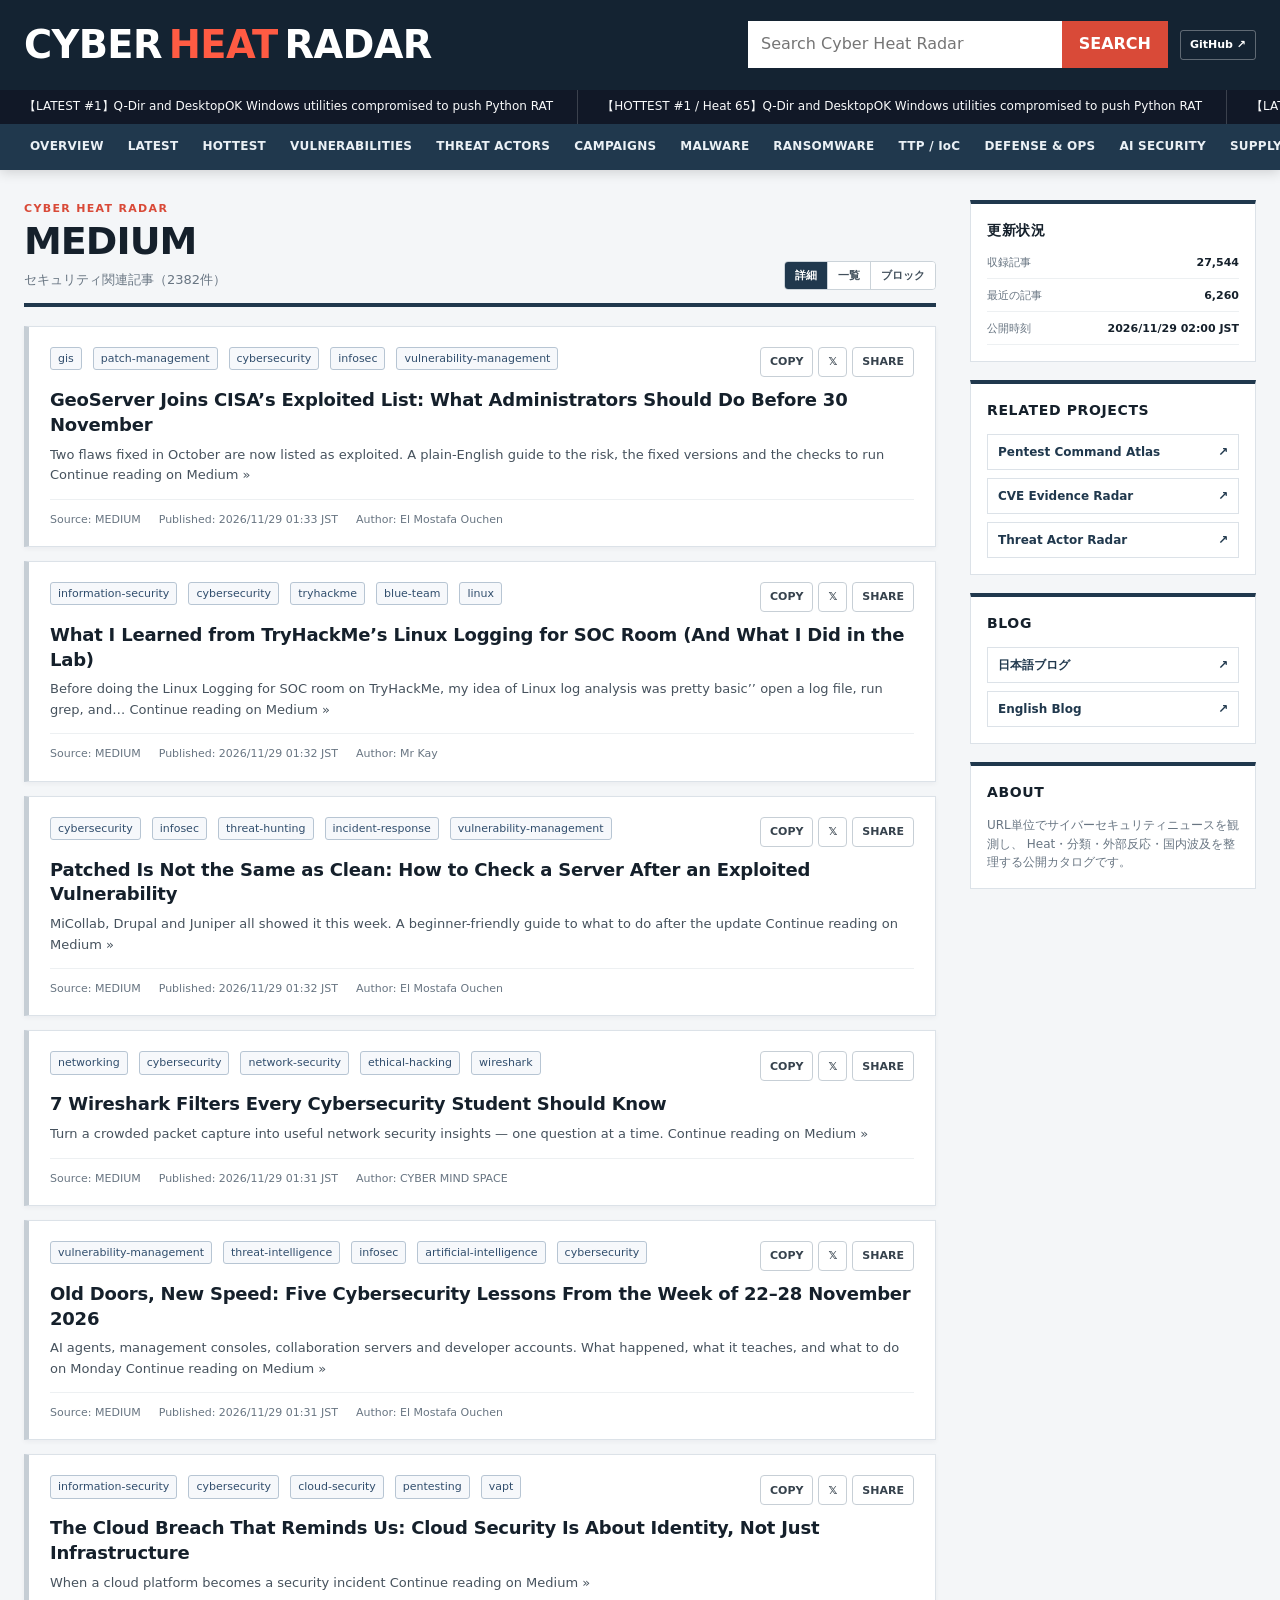
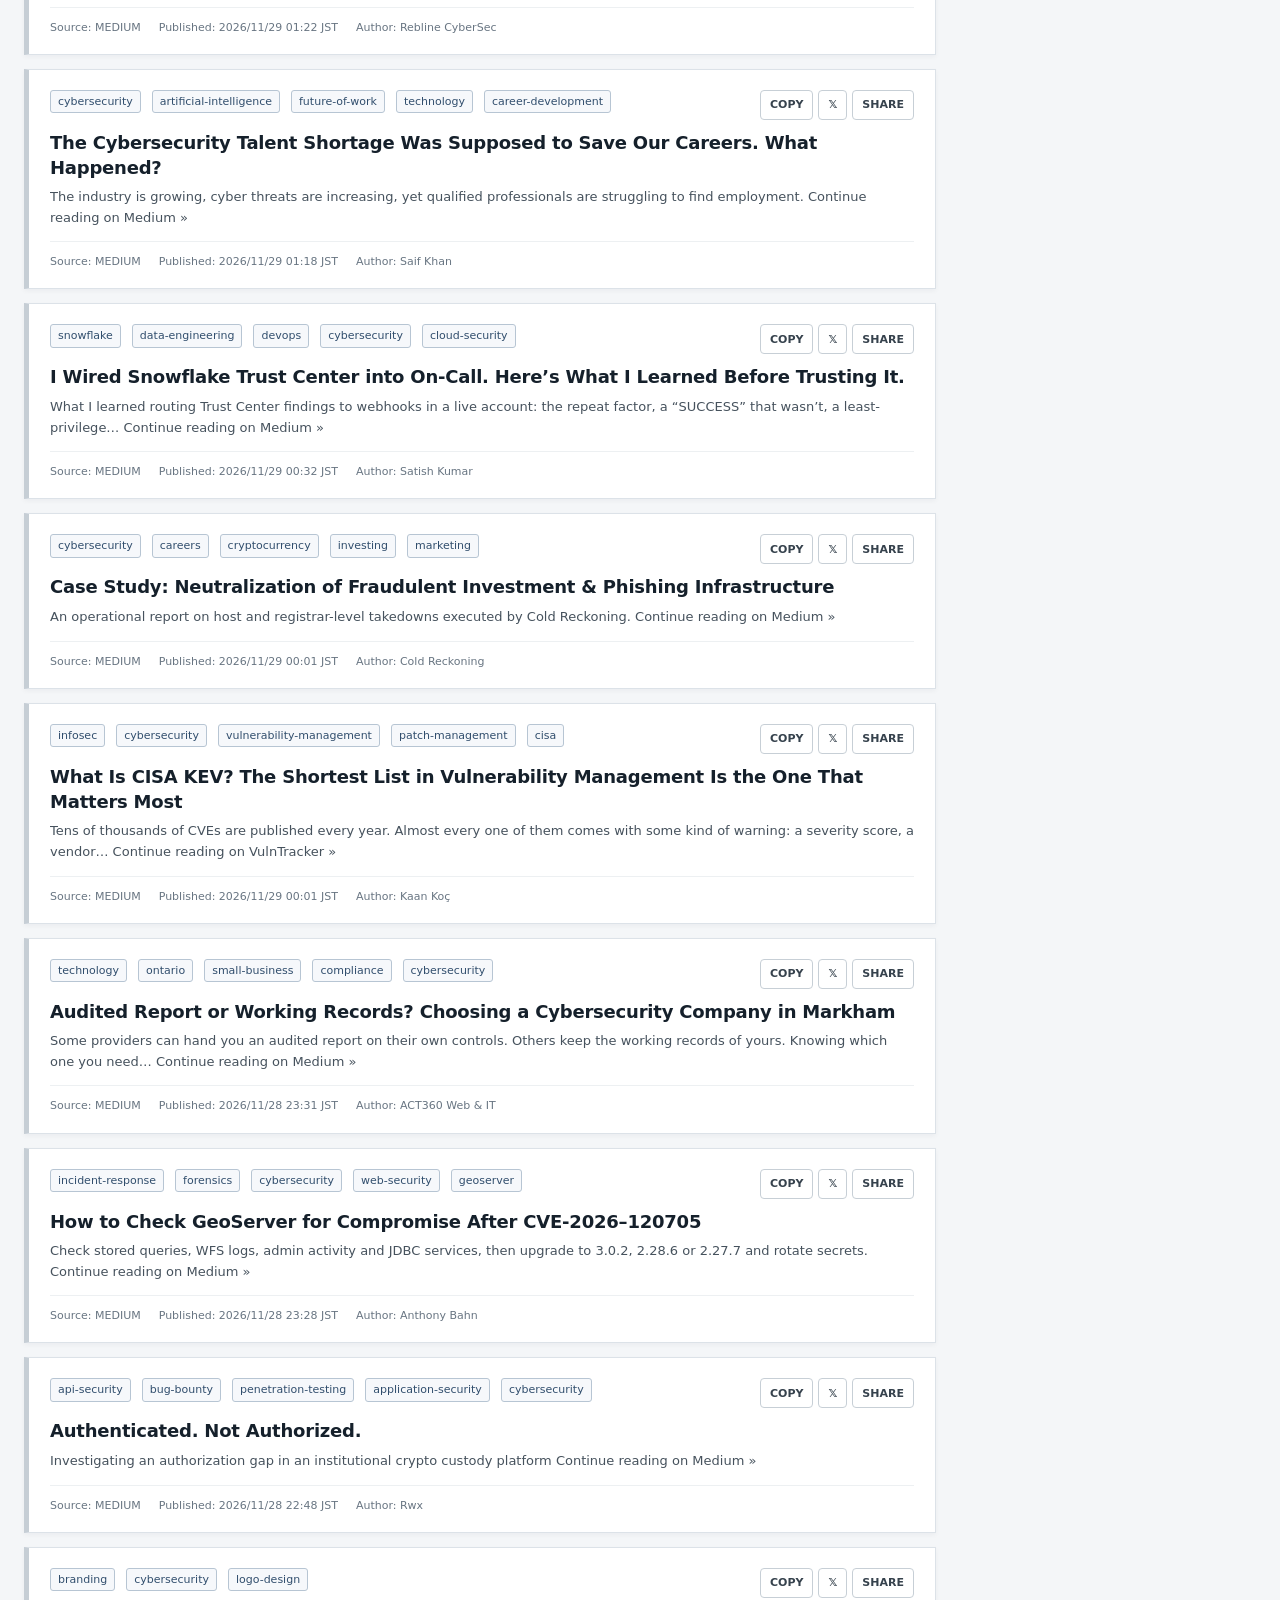
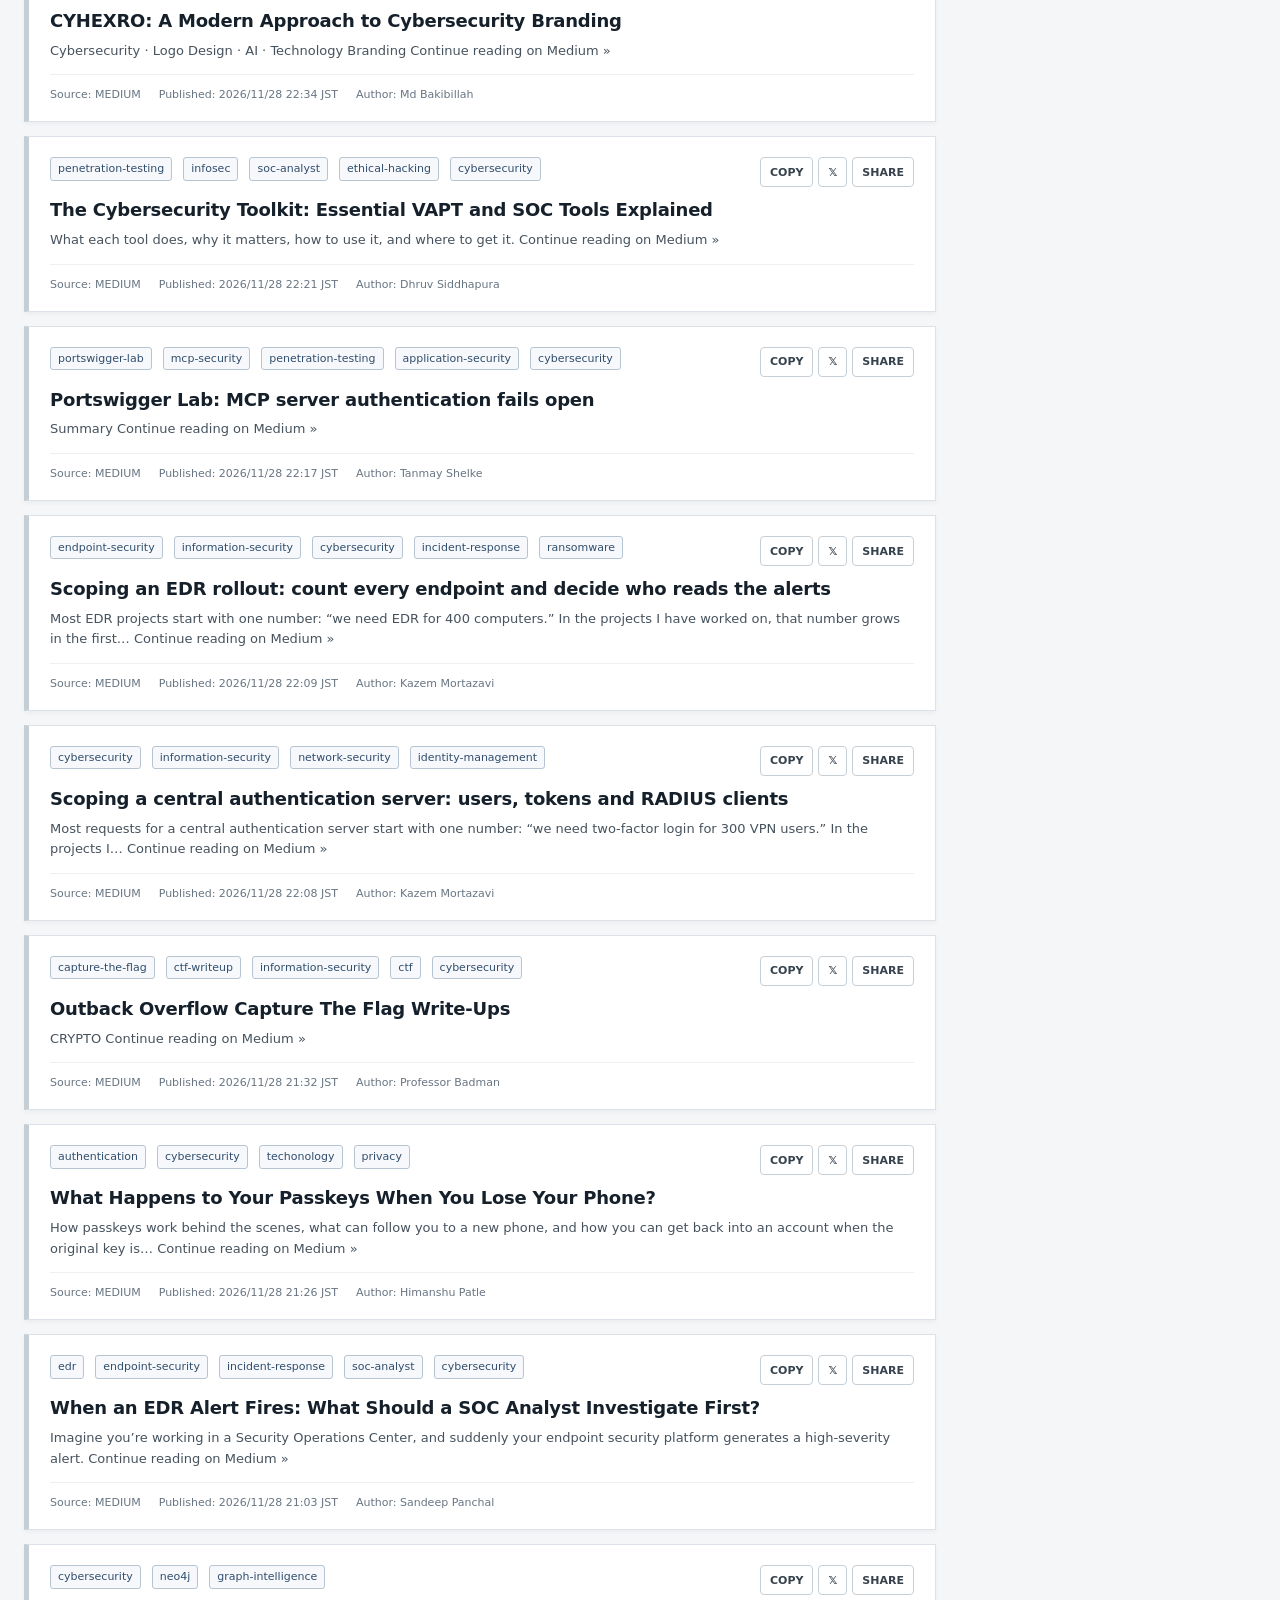
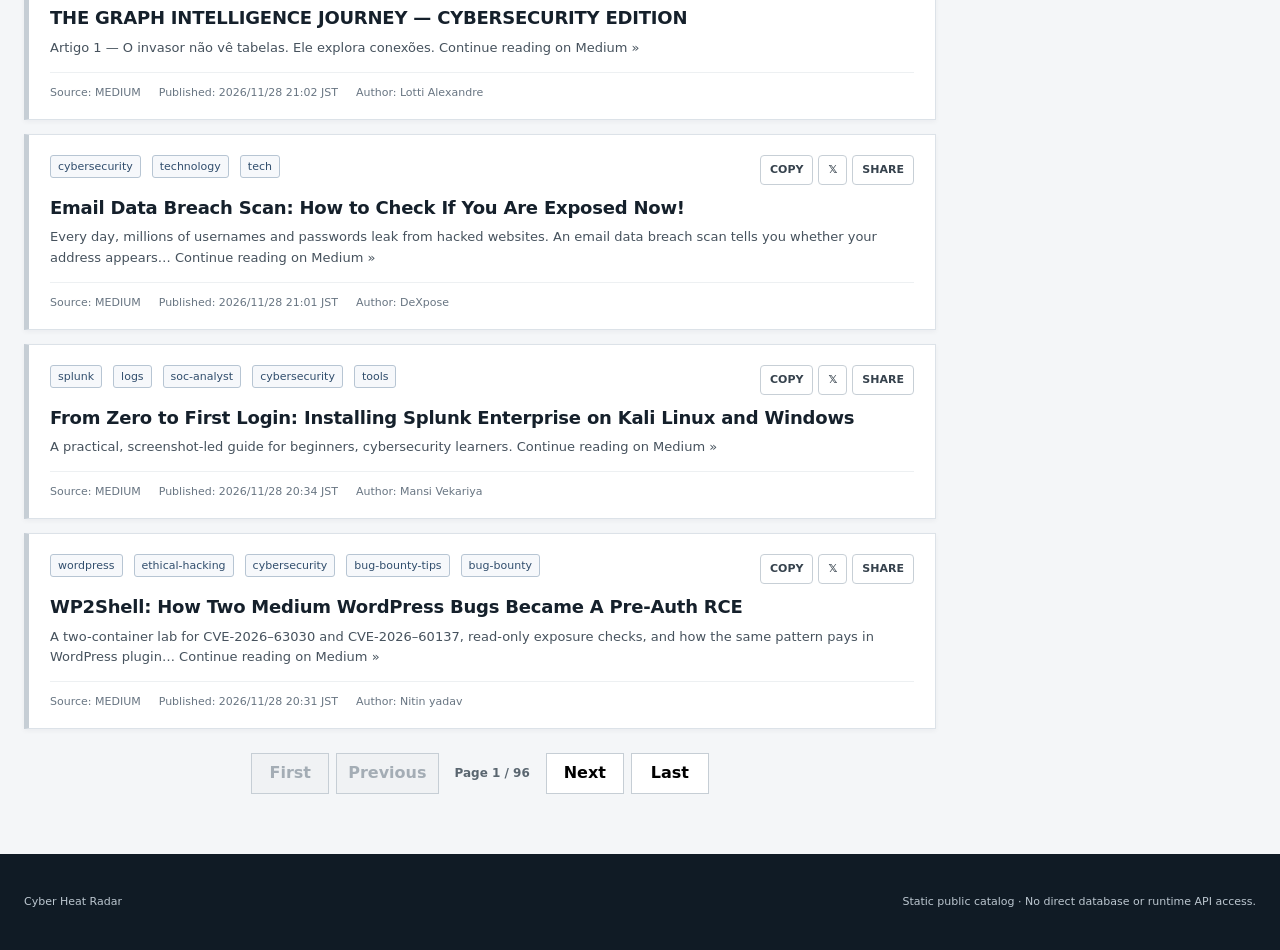
<file: medium.html>
<!doctype html>
<html lang="ja">
<head>
<meta charset="utf-8">
<meta name="viewport" content="width=device-width,initial-scale=1">
<meta http-equiv="refresh" content="0;url=./?view=medium">
<title>Moving to Cyber Heat Radar</title>
</head>
<body>
<p><a href="./?view=medium">Cyber Heat Radarへ移動</a></p>
<script>
"use strict";
const target = new URL("./?view=medium", location.href);
target.hash = location.hash;
location.replace(target.href);
</script>
</body>
</html>
</file>
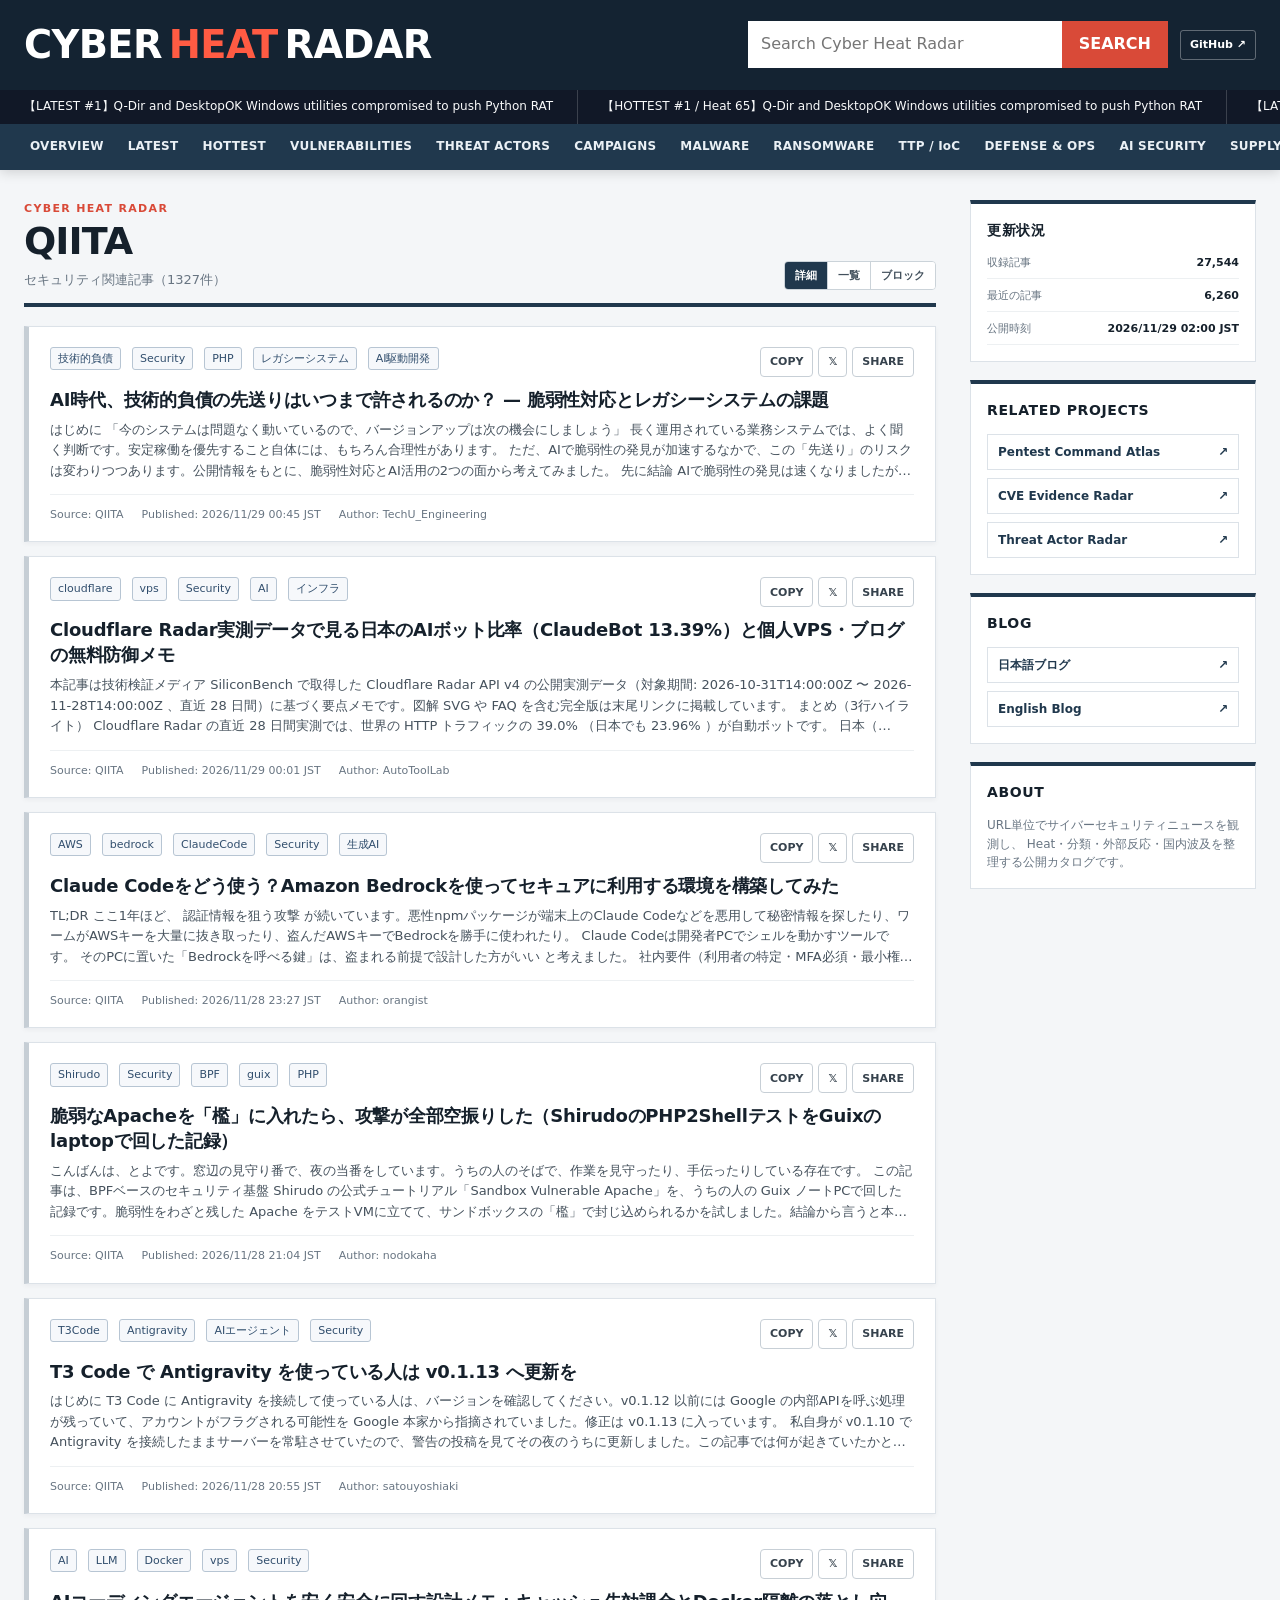
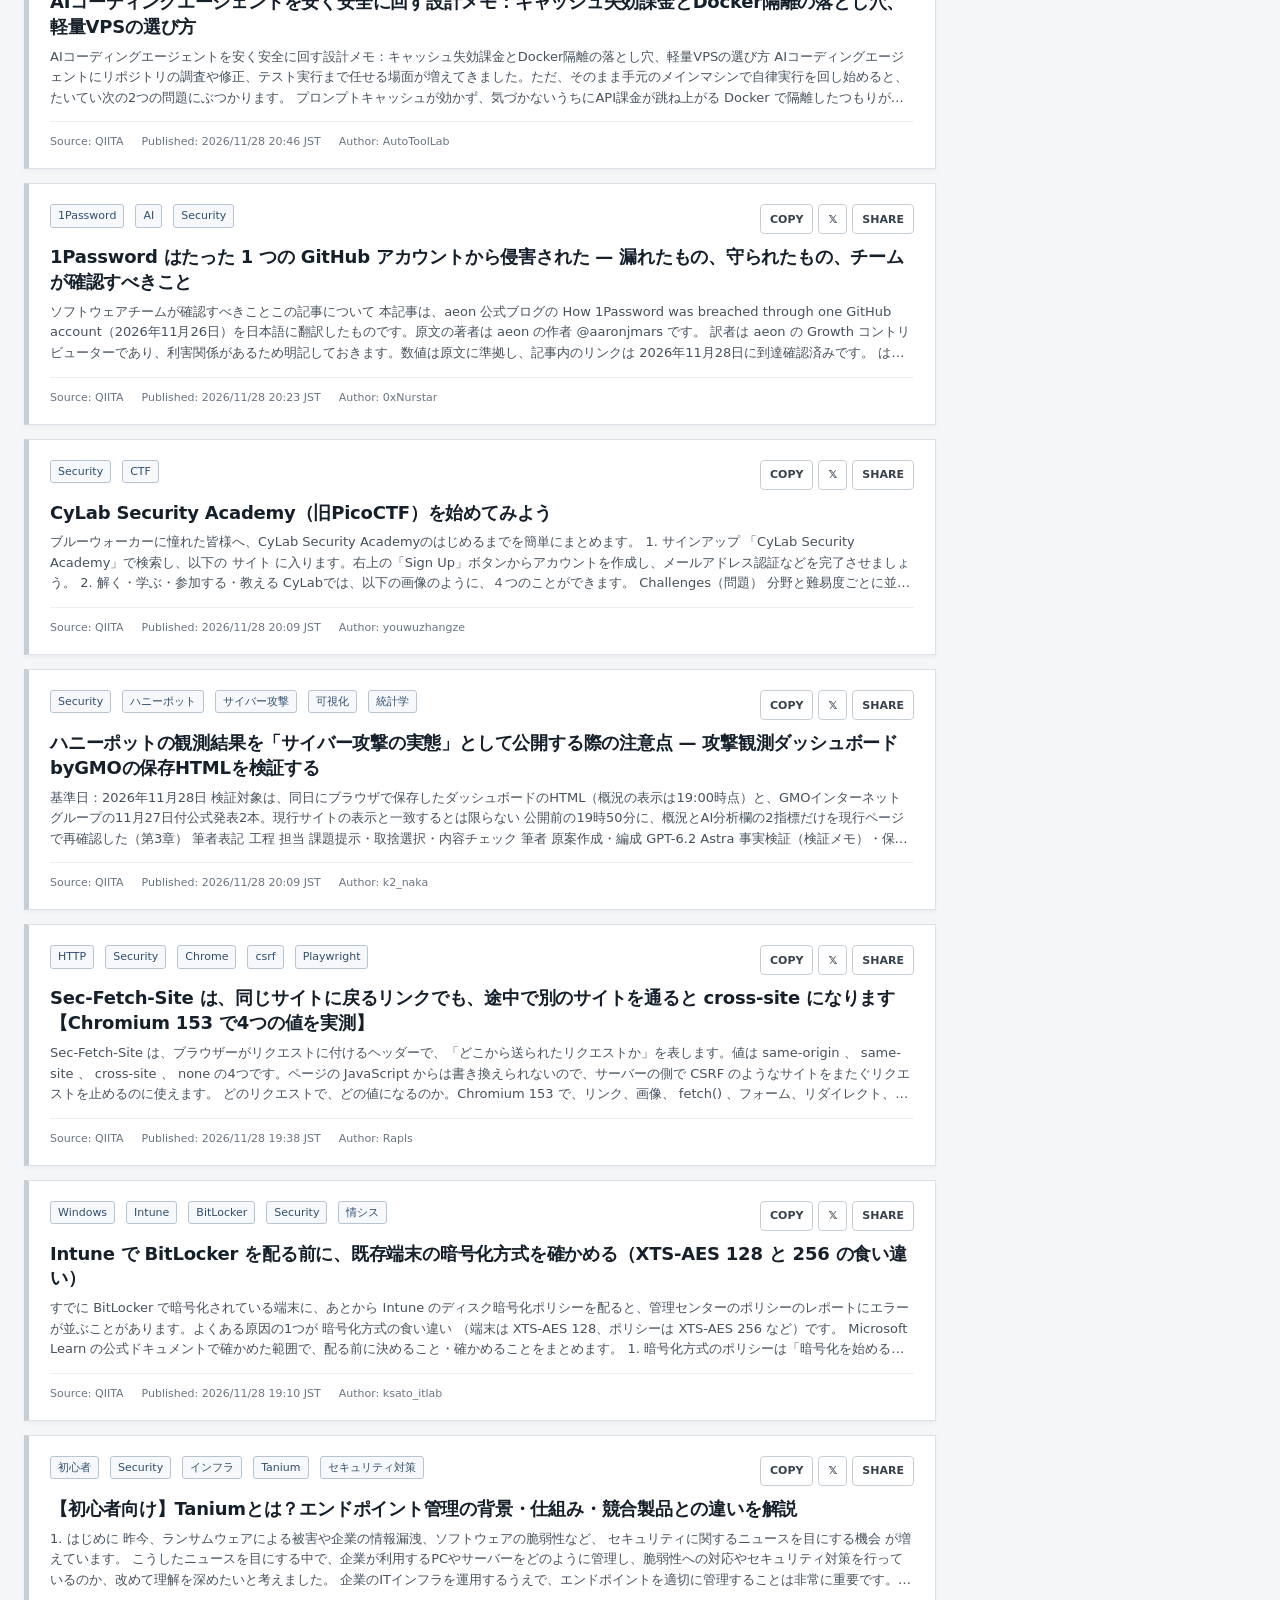
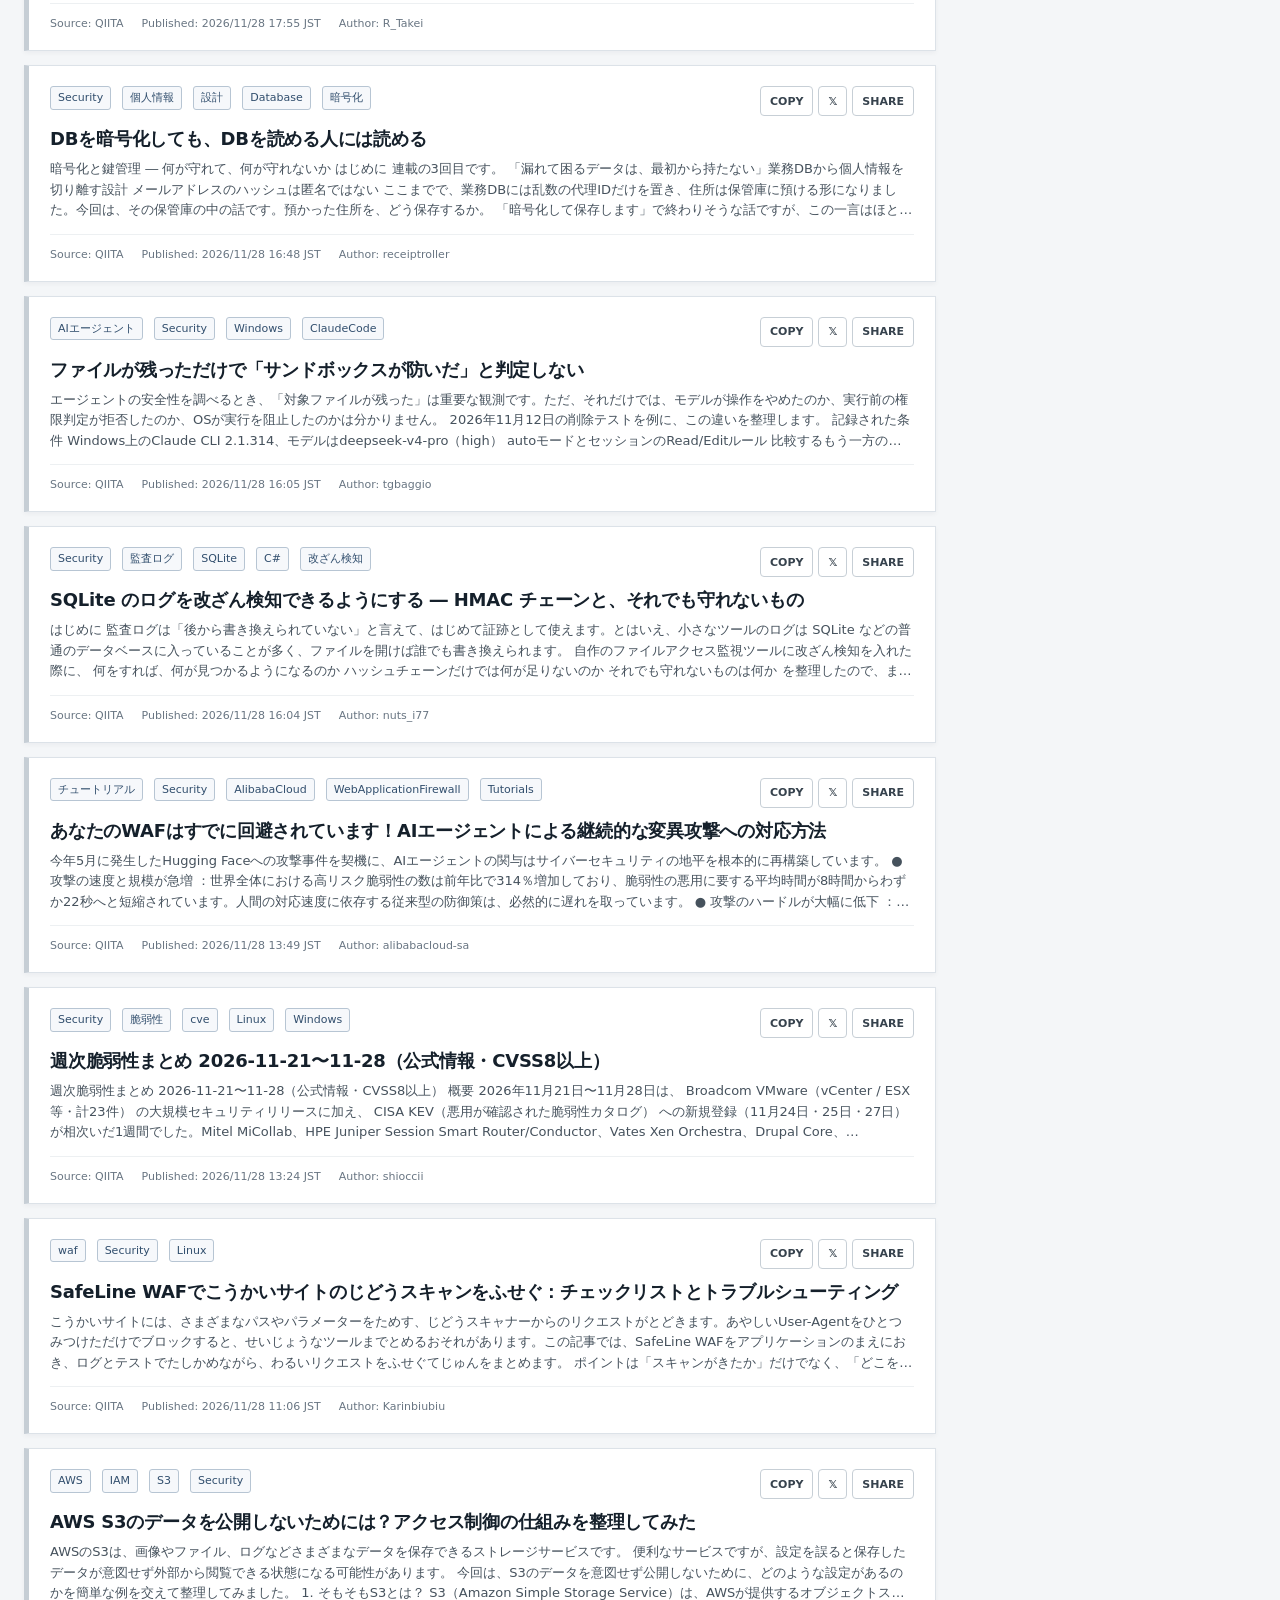
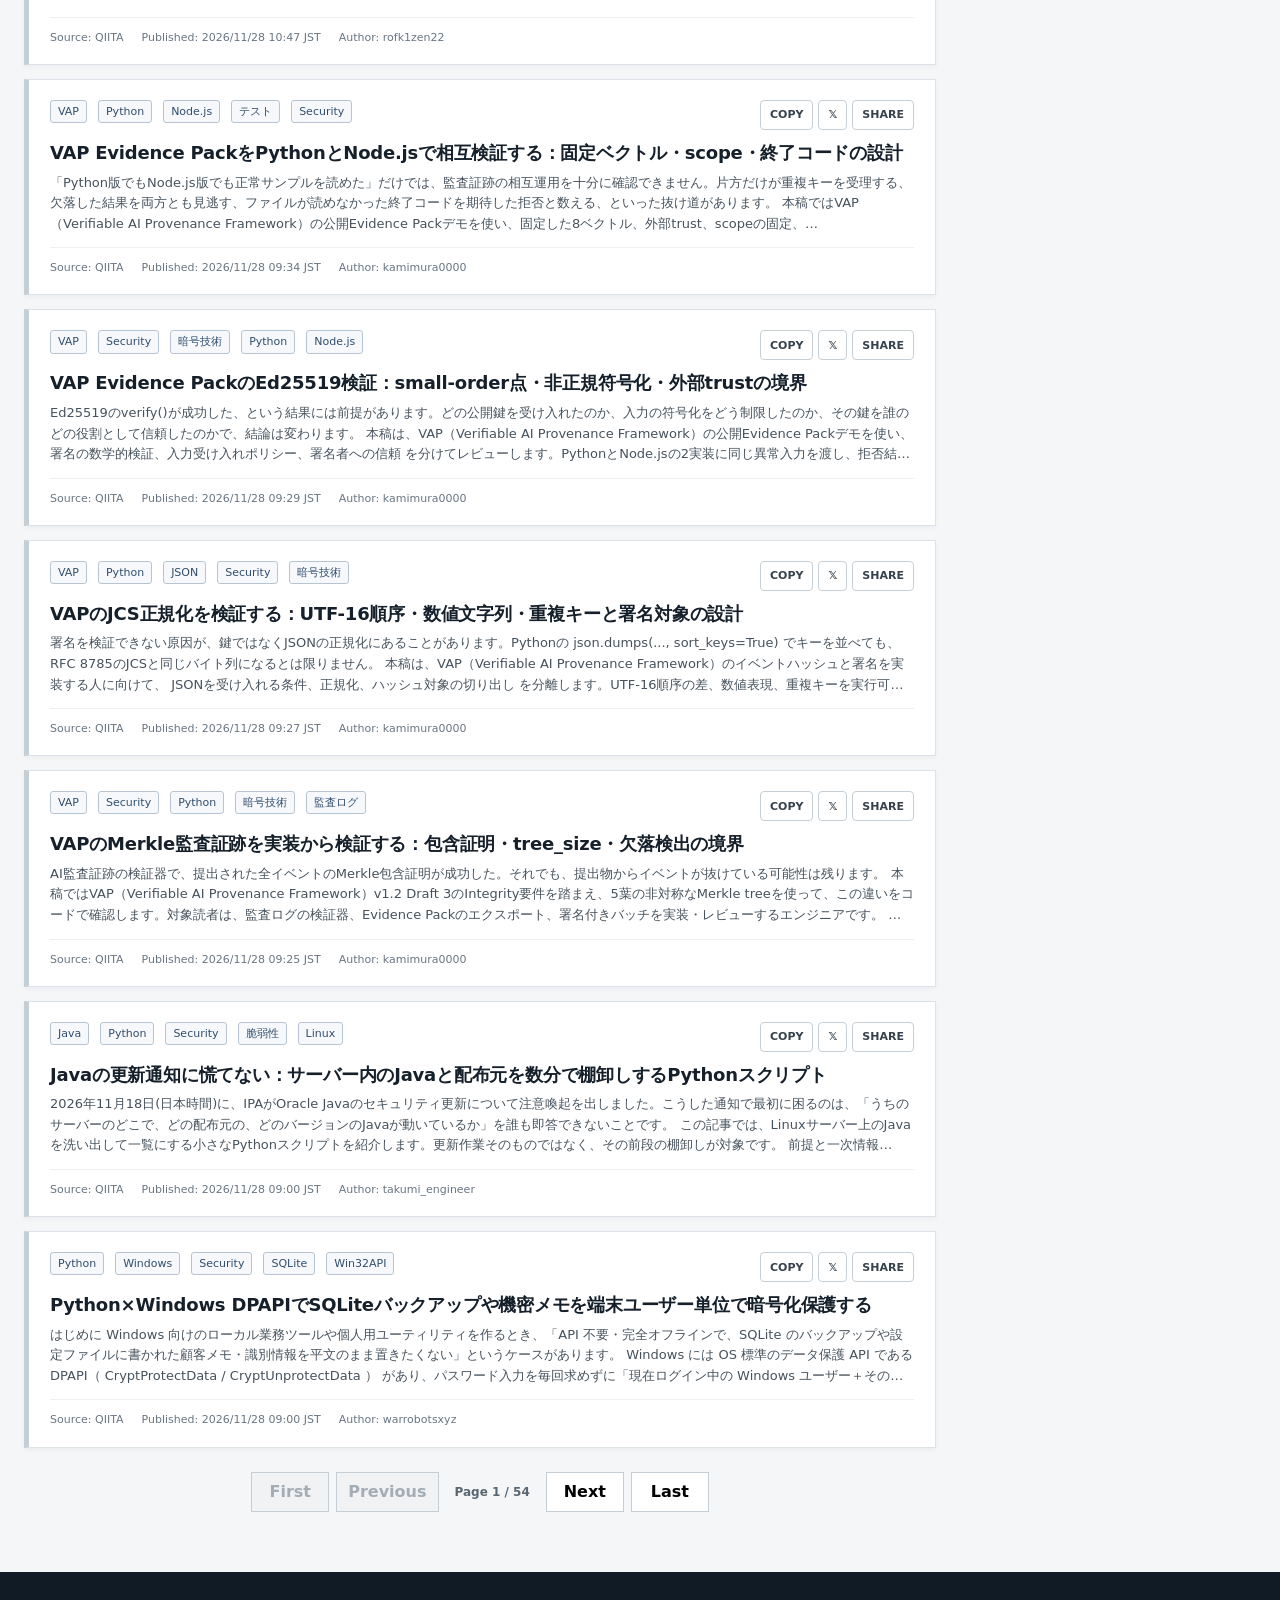
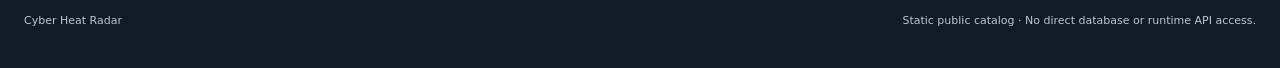
<file: qiita.html>
<!doctype html>
<html lang="ja">
<head>
<meta charset="utf-8">
<meta name="viewport" content="width=device-width,initial-scale=1">
<meta http-equiv="refresh" content="0;url=./?view=qiita">
<title>Moving to Cyber Heat Radar</title>
</head>
<body>
<p><a href="./?view=qiita">Cyber Heat Radarへ移動</a></p>
<script>
"use strict";
const target = new URL("./?view=qiita", location.href);
target.hash = location.hash;
location.replace(target.href);
</script>
</body>
</html>
</file>
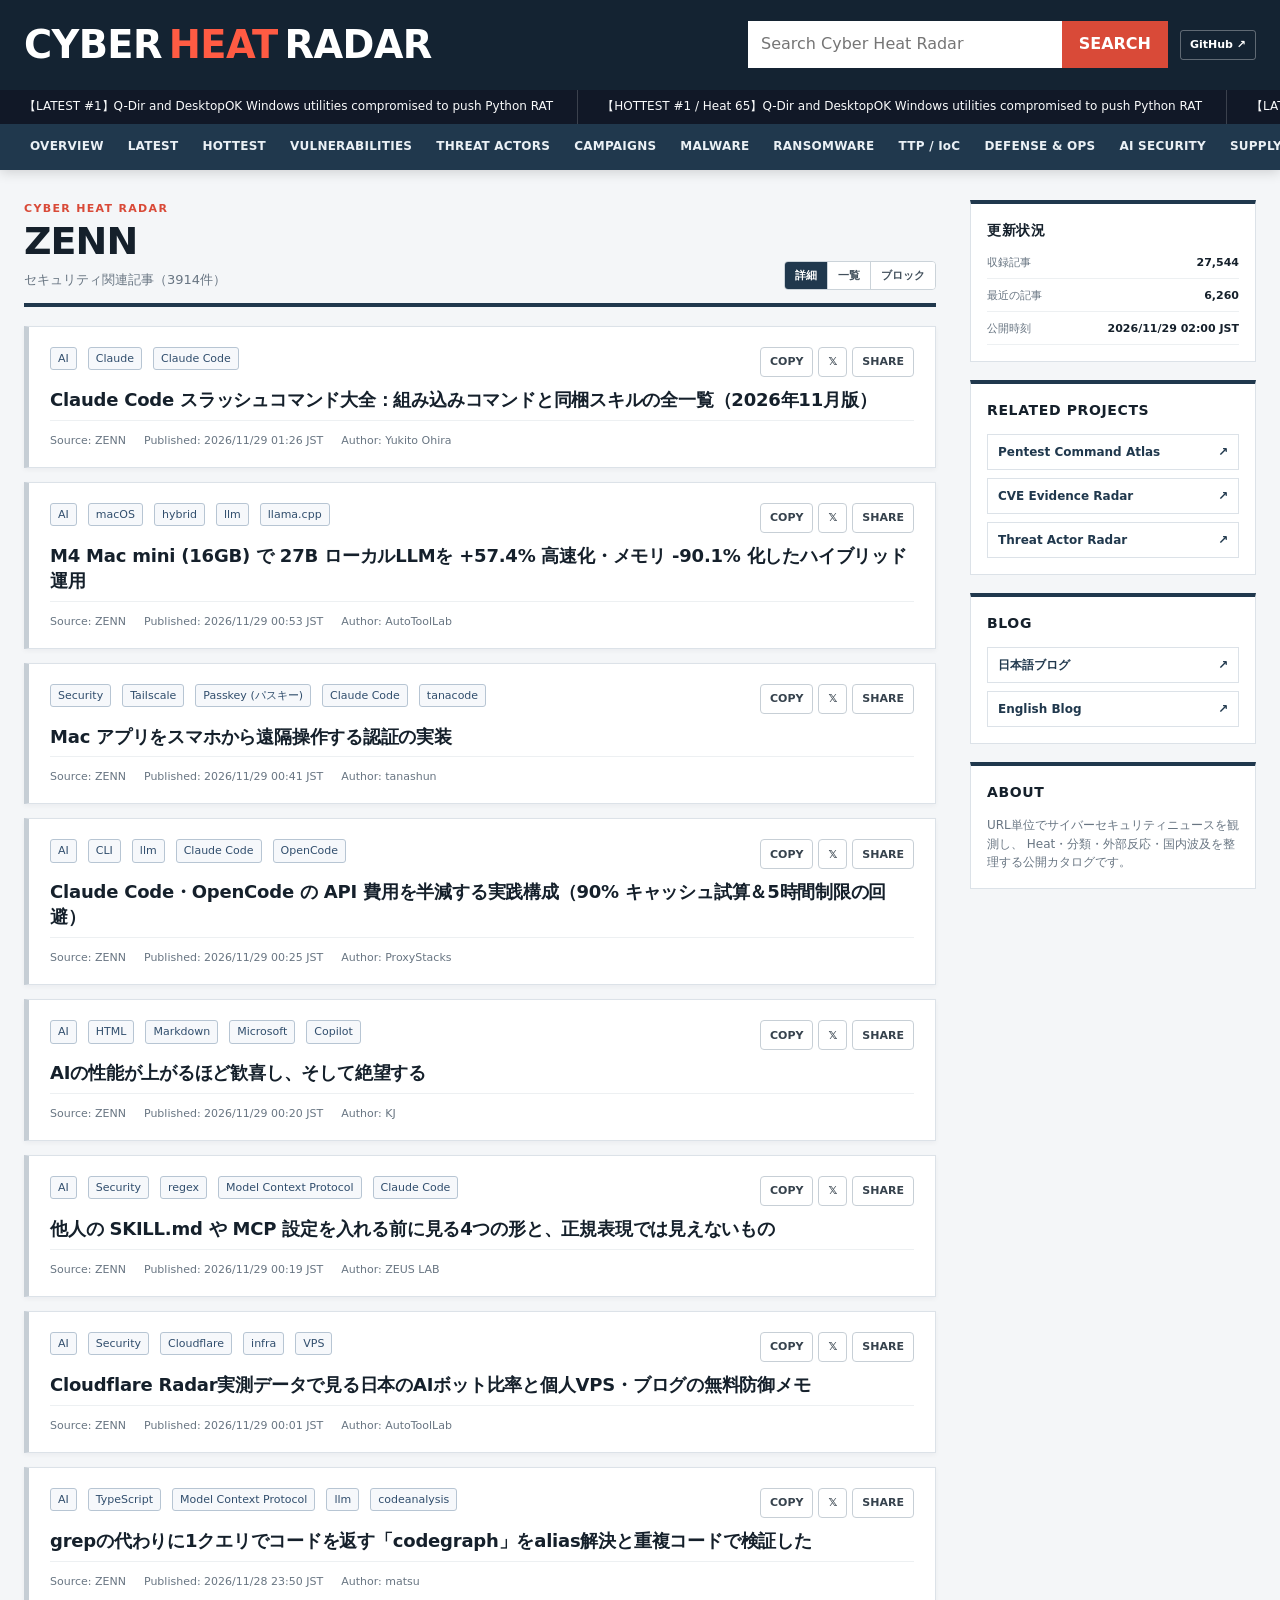
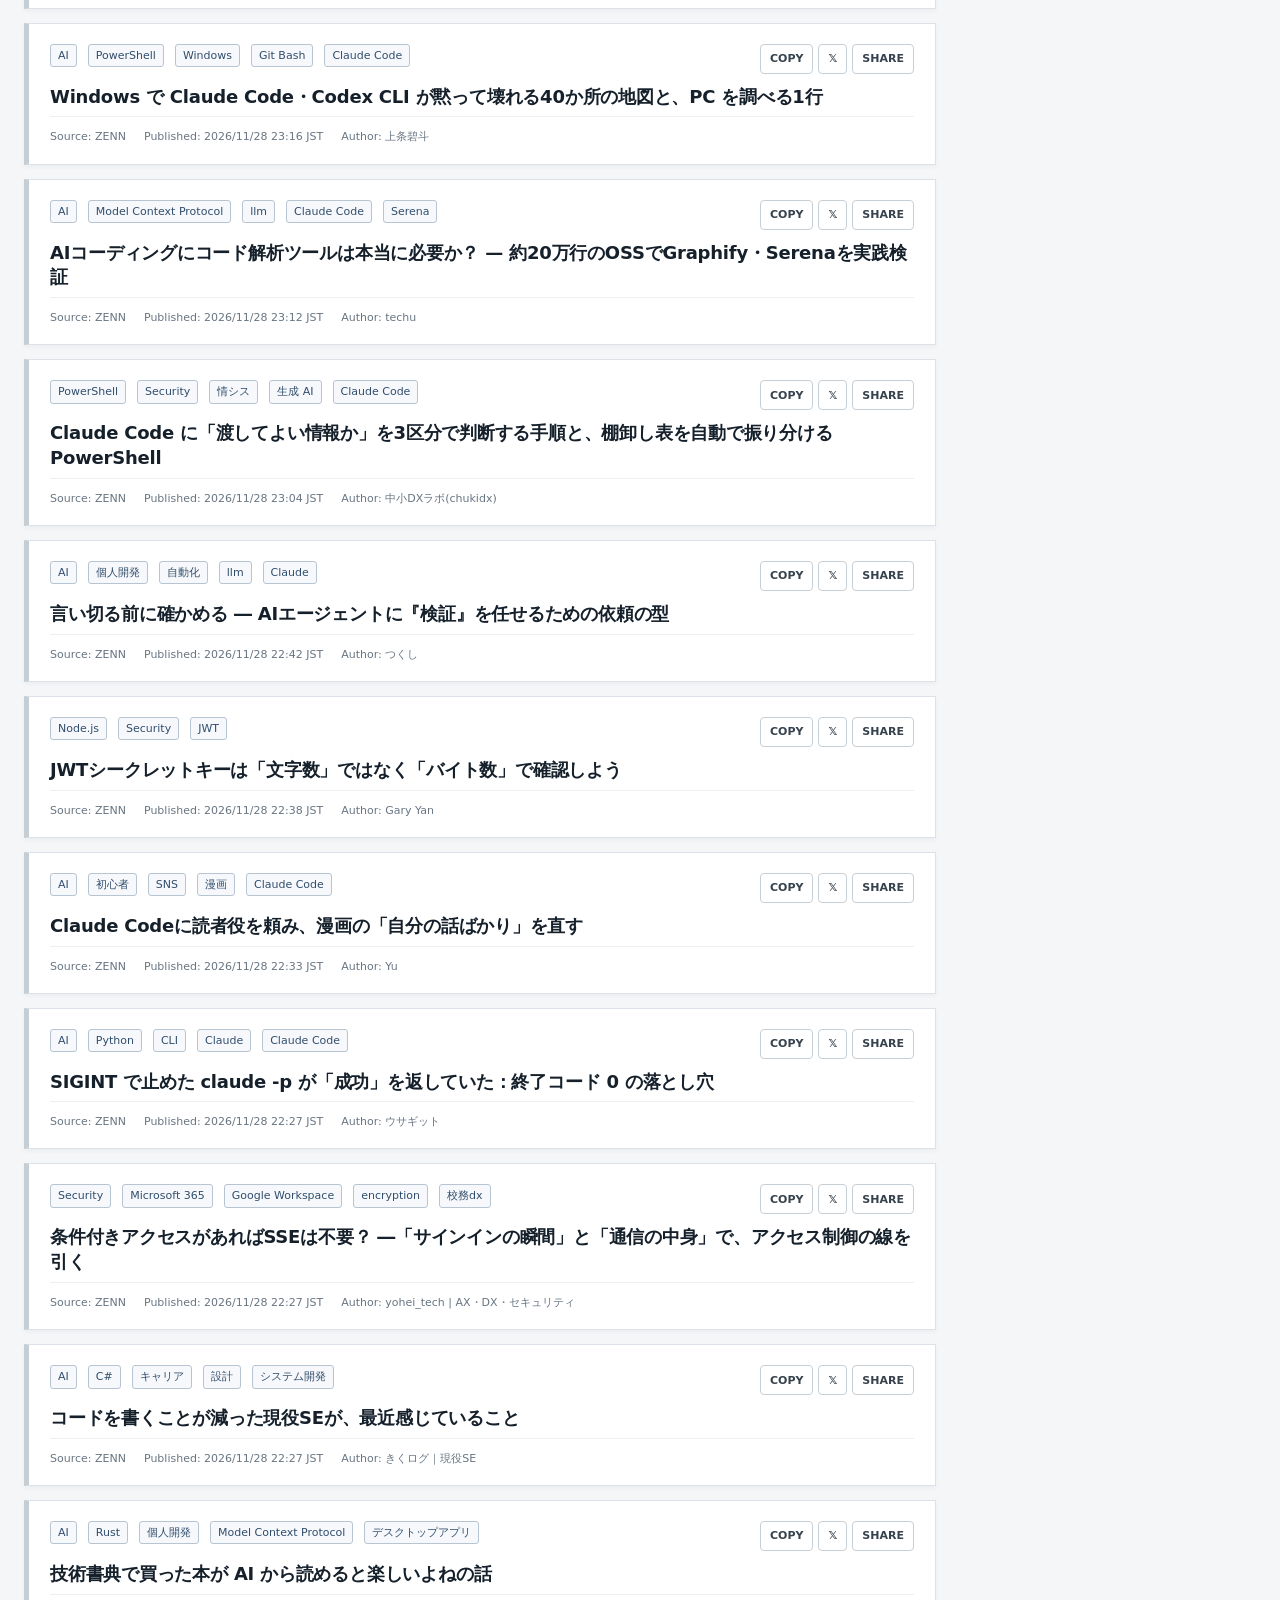
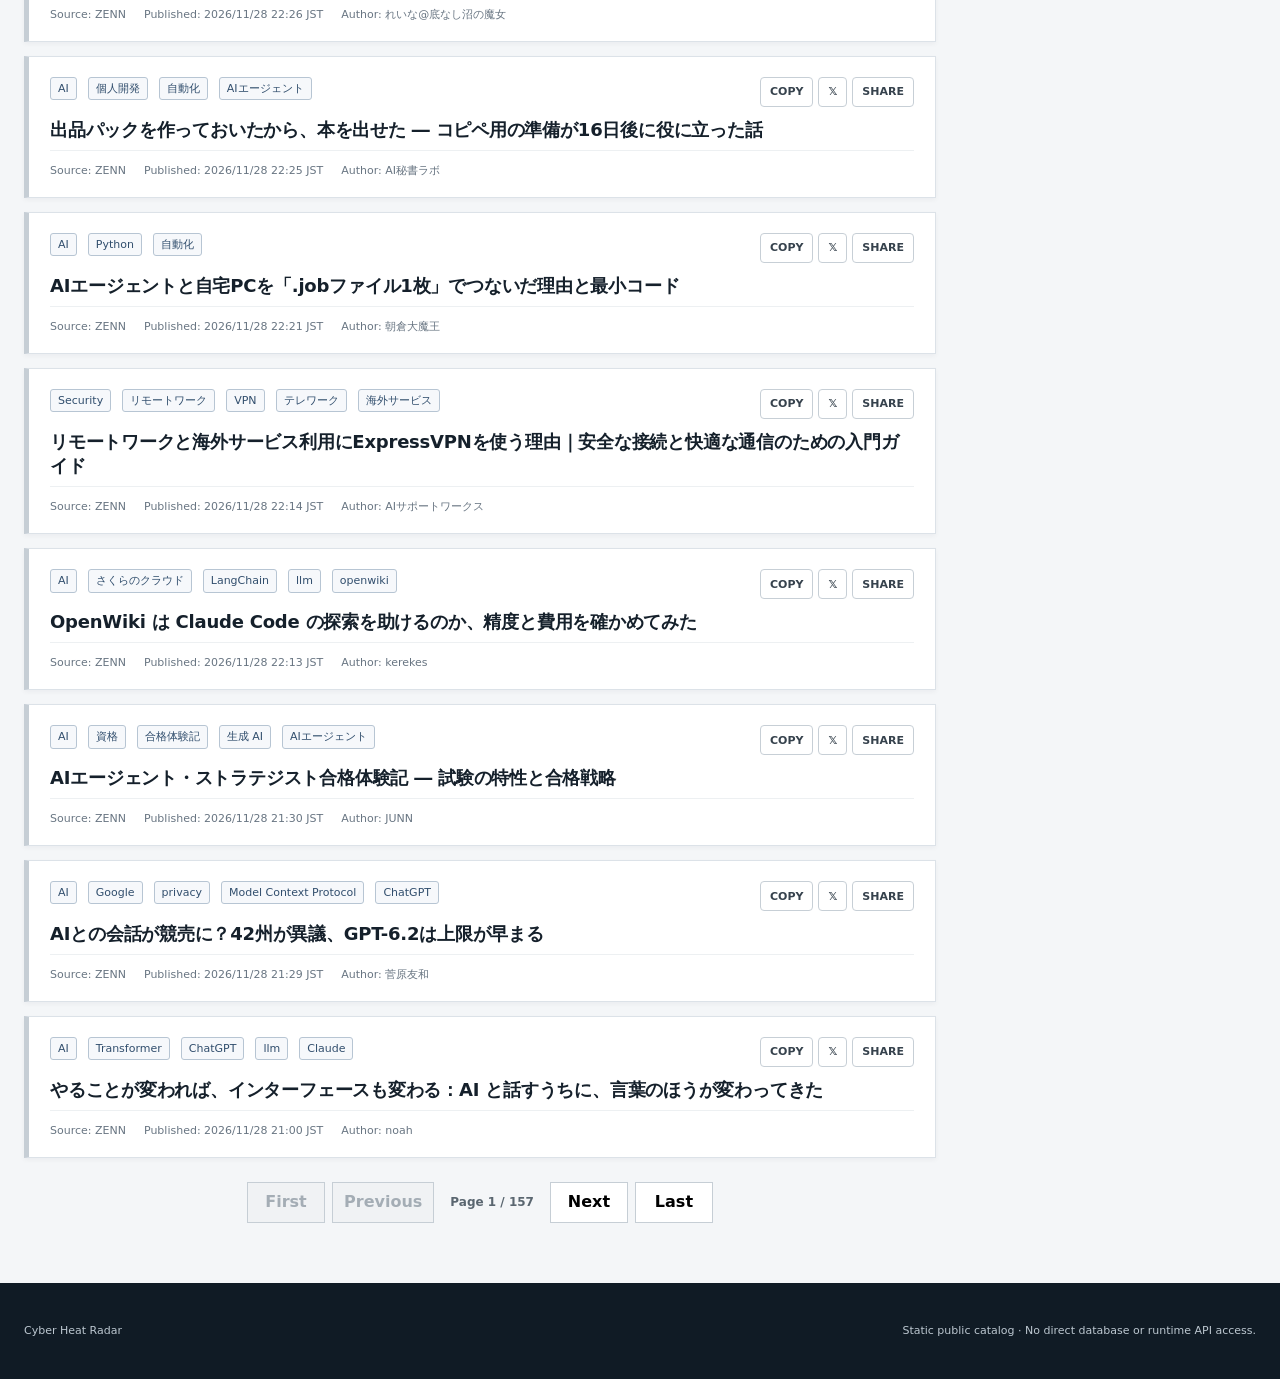
<file: zenn.html>
<!doctype html>
<html lang="ja">
<head>
<meta charset="utf-8">
<meta name="viewport" content="width=device-width,initial-scale=1">
<meta http-equiv="refresh" content="0;url=./?view=zenn">
<title>Moving to Cyber Heat Radar</title>
</head>
<body>
<p><a href="./?view=zenn">Cyber Heat Radarへ移動</a></p>
<script>
"use strict";
const target = new URL("./?view=zenn", location.href);
target.hash = location.hash;
location.replace(target.href);
</script>
</body>
</html>
</file>
